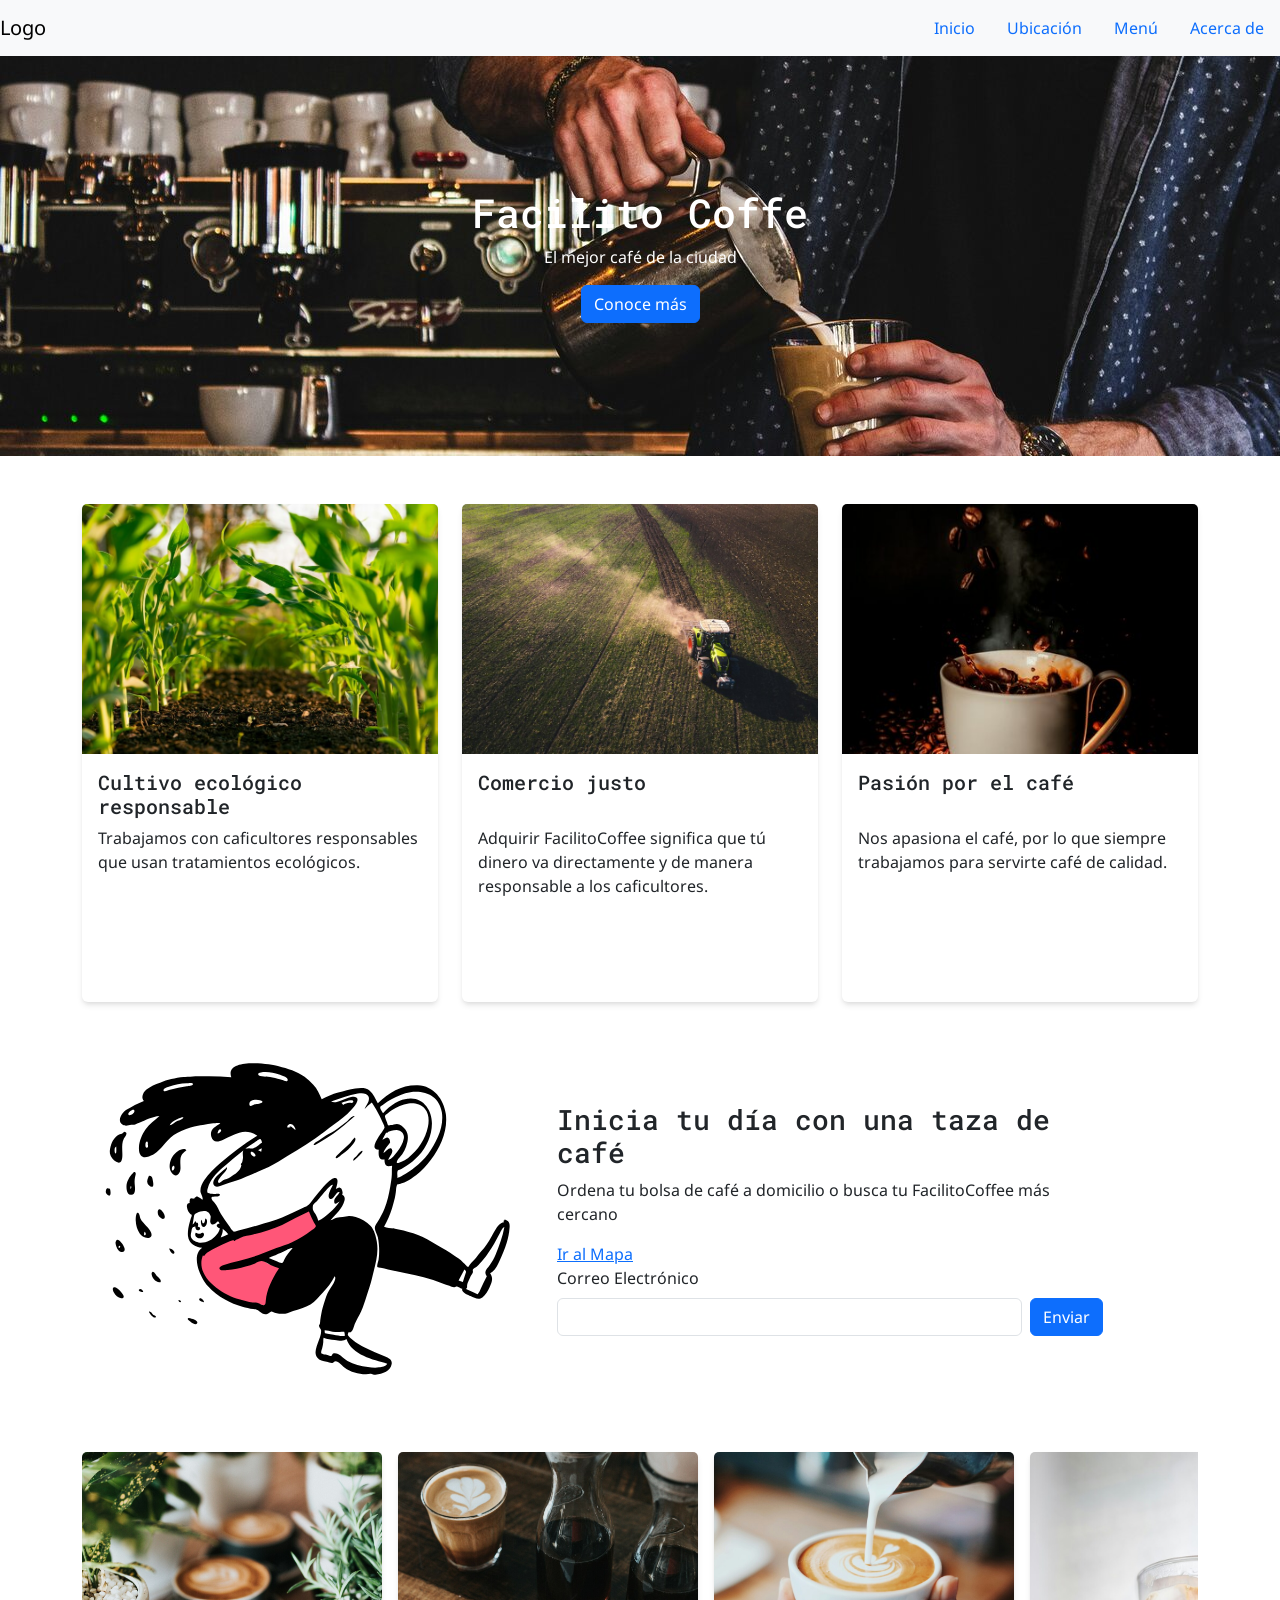
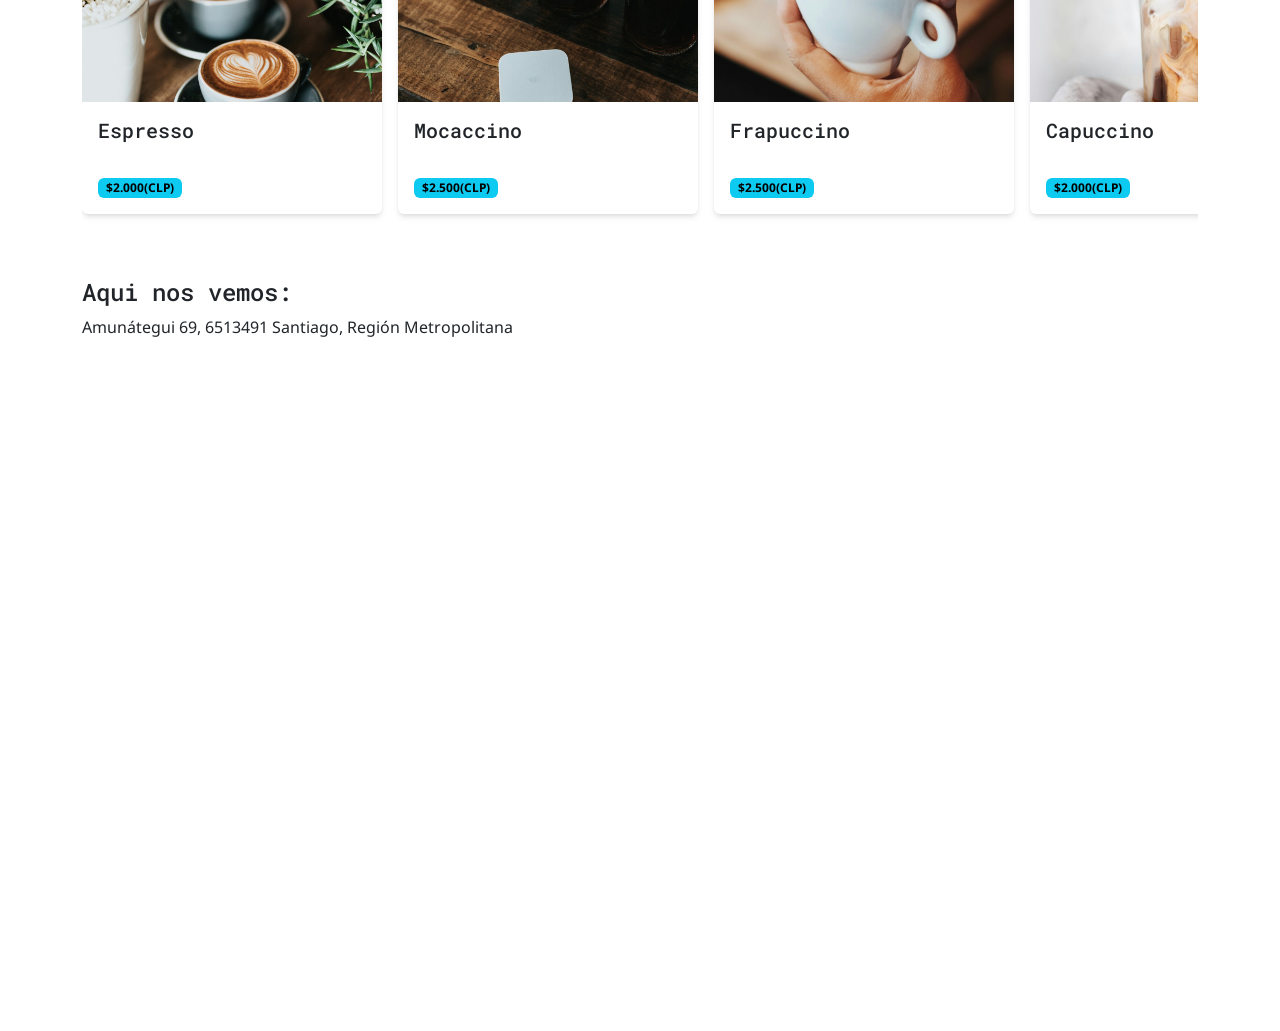
<file: index.html>
<!DOCTYPE html>
<html lang="en">
    <head>
        <title>Hello!</title>
        <meta charset="utf-8">
        <meta http-equiv="X-UA-Compatible" content="IE=edge">
        <meta name="viewport" content="Width=device-width, initial-scale=1">
        <link rel="preconnect" href="https://fonts.googleapis.com">
        <link rel="preconnect" href="https://fonts.gstatic.com" crossorigin>
        <link href="https://fonts.googleapis.com/css2?family=Noto+Sans:ital,wght@0,100..900;1,100..900&family=Roboto+Mono:ital,wght@0,100..700;1,100..700&display=swap" rel="stylesheet">
        <link href="https://cdn.jsdelivr.net/npm/bootstrap@5.3.0/dist/css/bootstrap.min.css" rel="stylesheet">
        <link rel="stylesheet" href="style.css">
    </head>
    <body>
        <header>
        <nav class="navbar navbar-expand-lg navbar-light bg-light"> 
            <a class="navbar-brand" href="#">Logo</a>
            
            <div class="nav-izq ms-auto">
                <ul class="nav"> <li class="nav-item active">
                        <a class="nav-link" href="/">Inicio</a>
                    </li>
                    <li class="nav-item">
                        <a class="nav-link" href="#mapa">Ubicación</a>
                    </li>
                    <li class="nav-item">
                        <a class="nav-link" href="#stripe">Menú</a>
                    </li>
                    <li class="nav-item">
                        <a class="nav-link" href="AcercaDe.html">Acerca de</a>
                    </li>
                </ul> </div>
        </nav>
            <div class="cover d-flex justify-content-center align-items-center flex-column"
            style="background-image: url(bartender.jpg);">
                <h1>Facilito Coffe</h1>
                <p>El mejor café de la ciudad</p>
                <button type="button" class="btn btn-primary"> Conoce más</button>
            </div>
        </header>
<section>
            <div class="container mt-5 mb-5">
                <div class="row justify-content-center g-4">
                    
                    <div class="col-12 col-sm-6 col-md-4">
                        <div class="card h-100"> <img src="fotocontainer1.jpg" class="card-img-top" alt="Planta naciendo de la tierra">
                            <div class="card-body">
                                <h5 class="card-title">Cultivo ecológico responsable</h5>
                                <p class="card-text">Trabajamos con caficultores responsables que usan tratamientos ecológicos.</p>
                            </div>
                        </div>
                    </div>

                    <div class="col-12 col-sm-6 col-md-4">
                        <div class="card h-100">
                            <img src="fotocontainer2.jpg" class="card-img-top" alt="Vista aera de tractor sobre un campo">
                            <div class="card-body">
                                <h5 class="card-title">Comercio justo</h5>
                                <p class="card-text">Adquirir FacilitoCoffee significa que tú dinero va directamente y de manera responsable a los caficultores.</p>
                            </div>
                        </div>
                    </div>

                    <div class="col-12 col-sm-6 col-md-4">
                        <div class="card h-100">
                            <img src="fotocontainer3.jpg" class="card-img-top" alt="Taza de cafe, con granos de cafe de fondo">
                            <div class="card-body">
                                <h5 class="card-title">Pasión por el café</h5>
                                <p class="card-text">Nos apasiona el café, por lo que siempre trabajamos para servirte café de calidad.</p>
                            </div>
                        </div>
                    </div>

                </div>
            </div>
        </section>
            <section>
                <div class="container mt-5 mb-5">
                    <div class="row align-items-center"> <div class="col-12 col-sm-6 col-lg-5">
                            <img src="coffee.svg" class="img-fluid" alt="Persona abrazando café">
                        </div>

                        <div class="col-12 col-sm-6">
                            <h3>Inicia tu día con una taza de café</h3>
                            <p>Ordena tu bolsa de café a domicilio o busca tu FacilitoCoffee más cercano</p>
                            <a href="#mapa">Ir al Mapa</a>
                            <form action="#">
                                <label for="email" class="form-label">Correo Electrónico</label>
                                <div class="d-flex">
                                    <div class="flex-fill me-2">
                                        <input type="email" id="email" class="form-control" />
                                    </div>
                                    <button type="submit" class="btn btn-primary">Enviar</button>
                                </div>
                            </form>
                        </div>
                    </div> 
            </section>
            <section>
                <!-- Productos -->
                <div class="container mt-5 mb-5" id="stripe">
                    <div class="product-stripe">
                        <div class="stripe-container">
                            <div class="card h-100">
                                <img src="caf1.jpg" class="card-img-top" alt="tasa de café difuminada">
                                <div class="card-body">
                                    <h5 class="card-title">Espresso</h5>
                                    <span class="badge text-bg-info">$2.000(CLP)</span>
                                </div>
                            </div>
                            <div class="card h-100">
                                <img src="caf2.jpg" class="card-img-top" alt="Elementos de café">
                                <div class="card-body">
                                    <h5 class="card-title">Mocaccino</h5>
                                    <span class="badge text-bg-info">$2.500(CLP)</span>
                                </div>
                            </div>
                            <div class="card h-100">
                                <img src="caf3.jpg" class="card-img-top" alt="Café con diseño">
                                <div class="card-body">
                                    <h5 class="card-title">Frapuccino</h5>
                                    <span class="badge text-bg-info">$2.500(CLP)</span>
                                </div>
                            </div>
                            <div class="card h-100">
                                <img src="caf4.jpg" class="card-img-top" alt="Café con leche en vaso">
                                <div class="card-body">
                                    <h5 class="card-title">Capuccino</h5>
                                    <span class="badge text-bg-info">$2.000(CLP)</span>
                                </div>
                            </div>
                        </div>
                    </div>
                </div>
            </section>
            <section>
                <div class="container mt-5 mb-5" id="mapa">
                    <h4>Aqui nos vemos:</h4>
                    <p>Amunátegui 69, 6513491 Santiago, Región Metropolitana</p>
                    <div class="responsive-iframe">
                        <iframe src="https://www.google.com/maps/embed?pb=!1m18!1m12!1m3!1d3329.24428944261!2d-70.65866002430943!3d-33.442941473392366!2m3!1f0!2f0!3f0!3m2!1i1024!2i768!4f13.1!3m3!1m2!1s0x9662c589ea0b39a9%3A0x16081760d8150b2a!2sCaf%C3%A9%20Aura%2069!5e0!3m2!1ses-419!2scl!4v1776573797707!5m2!1ses-419!2scl" width="600" height="450" style="border:0;" allowfullscreen="" loading="lazy" referrerpolicy="no-referrer-when-downgrade"></iframe>
                    </div>
                </div>
            </section>
    </body>
</html>
</file>
<file: style.css>
body {
    margin: 0em;    
    font-family: "Noto Sans", sans-serif;
}

h1,h2,h3,h4,h5 {
    font-family: "Roboto Mono", monospace;
}

.nav-izq {
    display: flex;
}

.nav {
    display: flex;
    flex-direction: row;
}

.cover {
    height: 400px;
    display: flex;
    justify-content: center;
    align-items: center;
    flex-direction: column;
    background-image: linear-gradient(rgba(0, 0, 0, 0.5), rgba(0, 0, 0, 0.5)), url("fondo.jpg"); 
    background-position: center;
    background-repeat: no-repeat;
    background-size: cover;
    color: white;
}

.cover-small {
    height: 200px;
    background-blend-mode: normal;
}

.card {
    border: 0 !important;
    box-shadow: 0 4px 6px -1px rgba(0, 0, 0, 0.1), 0 2px 4px -1px rgba(0, 0, 0, 0.06);
}

.card-img-top {
    height: 250px;
    object-fit: cover;
}

.card-title {
    min-height: 3rem;
}

.card-text {
    min-height: 10rem;
}

.stripe-container, .slider-container {
    display: flex;
}

.stripe-container .card {
    width: 300px;
    flex-shrink: 0;
    margin-right: 1rem;
}

.product-stripe, .slider {
    overflow: scroll;
    padding-top: 1rem;
    padding-bottom: 1rem;
}
.responsive-iframe {
    position: relative;
    padding-top: 56.25%;
}

.responsive-iframe iframe{
    position: absolute;
    top: 0;
    left: 0;
    width: 100%;
    height: 100%;
}

.slider {
    overflow-x: hidden;
    max-width: 1000px;
    margin: 0 auto;
}

.slider-container {
    transform: translateX(0);
    animation: slider 10s infinite;
}

.image-container {
    height: 400px; 
    width: 100%;
    background-size: cover;
    background-position: center;
    flex-shrink: 0;
    border-radius: 15px;
}

.avatar {
    width: 120px;
    height: 120px;
    background-size: cover;
    background-position: center;
    margin: 0 auto;
}

@keyframes slider {
    0%{
    transform: translateX(0);
    }

    20%{
    transform: translateX(0);
    }

    25%{
    transform: translateX(-100%);       
    }

    45%{
    transform: translateX(-100%);
    }

    50%{
    transform: translateX(-200%);
    }

    70%{
    transform: translateX(-200%);
    }

    75%{
    transform: translateX(-300%);
    }

    95%{
    transform: translateX(-300%);
    }

    100%{
    transform: translateX(0);
    }
}
</file>
